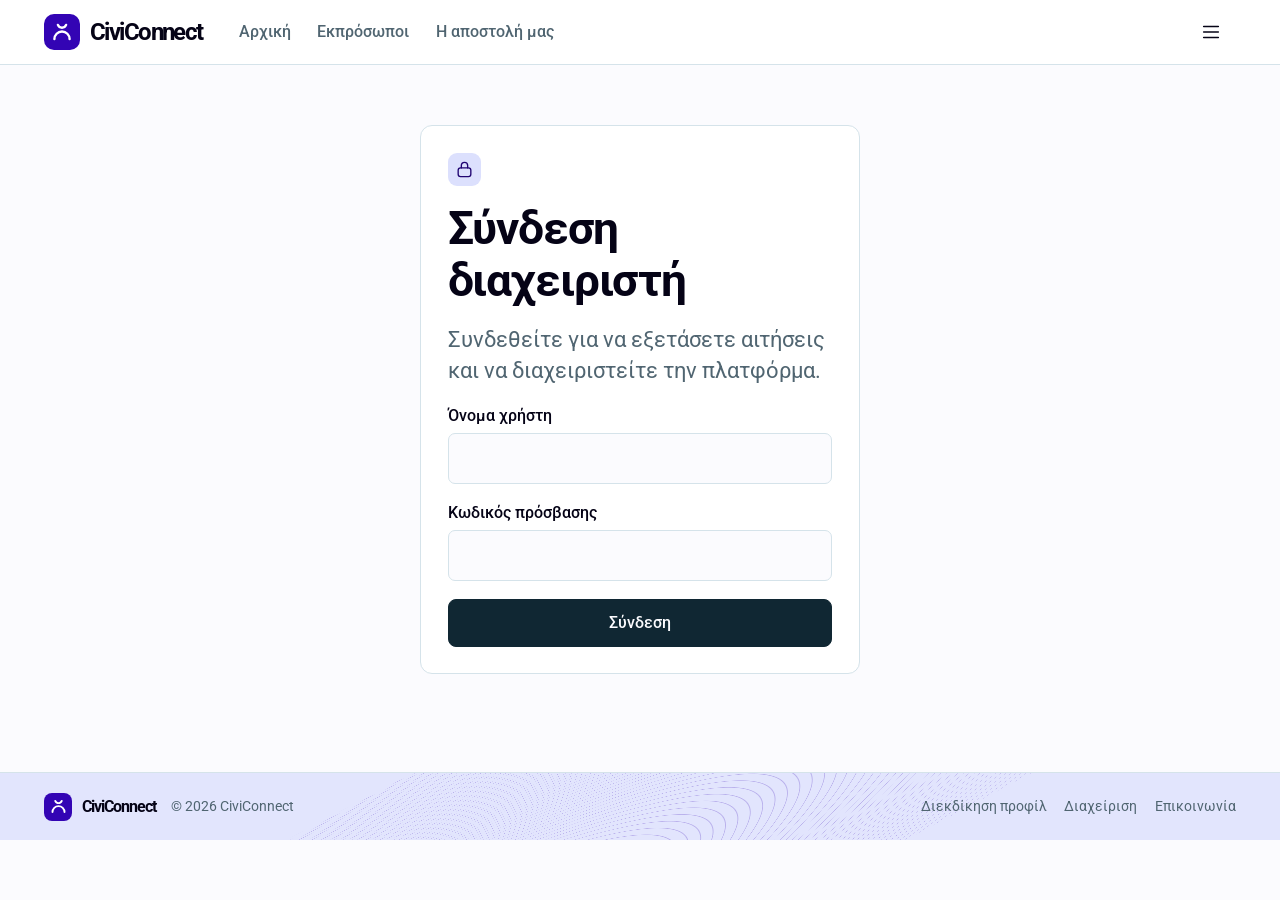
<file: static/admin-login.html>
<!doctype html>
<html lang="el">
<head>
  <meta charset="utf-8">
  <meta name="viewport" content="width=device-width, initial-scale=1">
  <meta name="color-scheme" content="light dark">
  <title>Σύνδεση διαχειριστή · CiviConnect</title>
  <link rel="icon" href="/static/assets/favicon.svg?v=brand-mark" type="image/svg+xml">
  <link rel="preconnect" href="https://fonts.googleapis.com">
  <link rel="preconnect" href="https://fonts.gstatic.com" crossorigin>
  <link rel="stylesheet" href="https://fonts.googleapis.com/css2?family=Roboto:wght@400;500;700&amp;display=swap">
  <link rel="stylesheet" href="/static/css/style.css?v=brand-mark">
  <script type="module" src="/static/js/admin.js?v=workspace-cleanup"></script>
</head>
<body data-role="admin">
  <a class="skip" href="#main">Μετάβαση στο περιεχόμενο</a>
  <header id="site-header"></header>
  <main id="main" class="wrap"><div class="login-wrap"><form id="login" class="panel form-stack"><span class="section-icon"><svg class="icon" aria-hidden="true"><use href="/static/assets/icons.svg#lock"/></svg></span><h1>Σύνδεση διαχειριστή</h1><p>Συνδεθείτε για να εξετάσετε αιτήσεις και να διαχειριστείτε την πλατφόρμα.</p><label>Όνομα χρήστη<input name="username" required maxlength="160" autocomplete="username"></label><label>Κωδικός πρόσβασης<input name="password" type="password" required maxlength="512" autocomplete="current-password"></label><button class="btn strong">Σύνδεση</button><p class="status" role="status"></p></form></div></main>
  <footer id="site-footer"></footer>
</body>
</html>
</file>
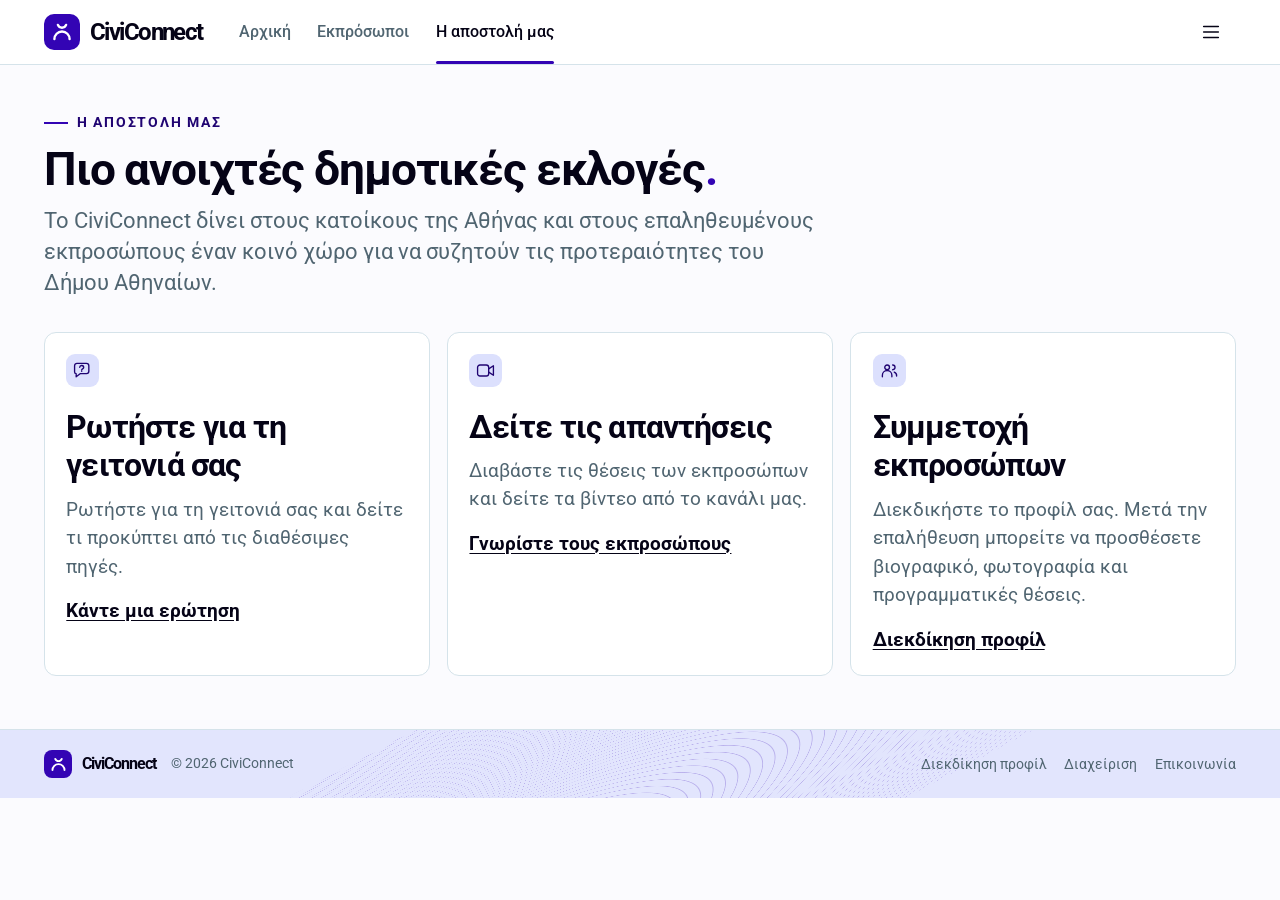
<file: static/mission.html>
<!doctype html>
<html lang="el">
<head>
  <meta charset="utf-8">
  <meta name="viewport" content="width=device-width, initial-scale=1">
  <meta name="color-scheme" content="light dark">
  <title>Η αποστολή μας · CiviConnect</title>
  <link rel="icon" href="/static/assets/favicon.svg?v=brand-mark" type="image/svg+xml">
  <link rel="preconnect" href="https://fonts.googleapis.com">
  <link rel="preconnect" href="https://fonts.gstatic.com" crossorigin>
  <link rel="stylesheet" href="https://fonts.googleapis.com/css2?family=Roboto:wght@400;500;700&amp;display=swap">
  <link rel="stylesheet" href="/static/css/style.css?v=brand-mark">
  <script type="module" src="/static/js/common.js?v=workspace-cleanup"></script>
</head>
<body>
  <a class="skip" href="#main">Μετάβαση στο περιεχόμενο</a>
  <header id="site-header"></header>
  <main id="main" class="wrap"><div class="intro"><div><div class="eyebrow"><span class="rule"></span>Η αποστολή μας</div><h1>Πιο ανοιχτές δημοτικές εκλογές<span class="period">.</span></h1><p>Το CiviConnect δίνει στους κατοίκους της Αθήνας και στους επαληθευμένους εκπροσώπους έναν κοινό χώρο για να συζητούν τις προτεραιότητες του Δήμου Αθηναίων.</p></div></div><section class="mission-grid"><article class="panel"><span class="section-icon"><svg class="icon" aria-hidden="true"><use href="/static/assets/icons.svg#question"/></svg></span><h2>Ρωτήστε για τη γειτονιά σας</h2><p>Ρωτήστε για τη γειτονιά σας και δείτε τι προκύπτει από τις διαθέσιμες πηγές.</p><a class="text-link" href="/#ask">Κάντε μια ερώτηση</a></article><article class="panel"><span class="section-icon"><svg class="icon" aria-hidden="true"><use href="/static/assets/icons.svg#video"/></svg></span><h2>Δείτε τις απαντήσεις</h2><p>Διαβάστε τις θέσεις των εκπροσώπων και δείτε τα βίντεο από το κανάλι μας.</p><a class="text-link" href="/politicians.html">Γνωρίστε τους εκπροσώπους</a></article><article class="panel"><span class="section-icon"><svg class="icon" aria-hidden="true"><use href="/static/assets/icons.svg#users"/></svg></span><h2>Συμμετοχή εκπροσώπων</h2><p>Διεκδικήστε το προφίλ σας. Μετά την επαλήθευση μπορείτε να προσθέσετε βιογραφικό, φωτογραφία και προγραμματικές θέσεις.</p><a class="text-link" href="/claim-profile.html">Διεκδίκηση προφίλ</a></article></section></main>
  <footer id="site-footer"></footer>
</body>
</html>
</file>
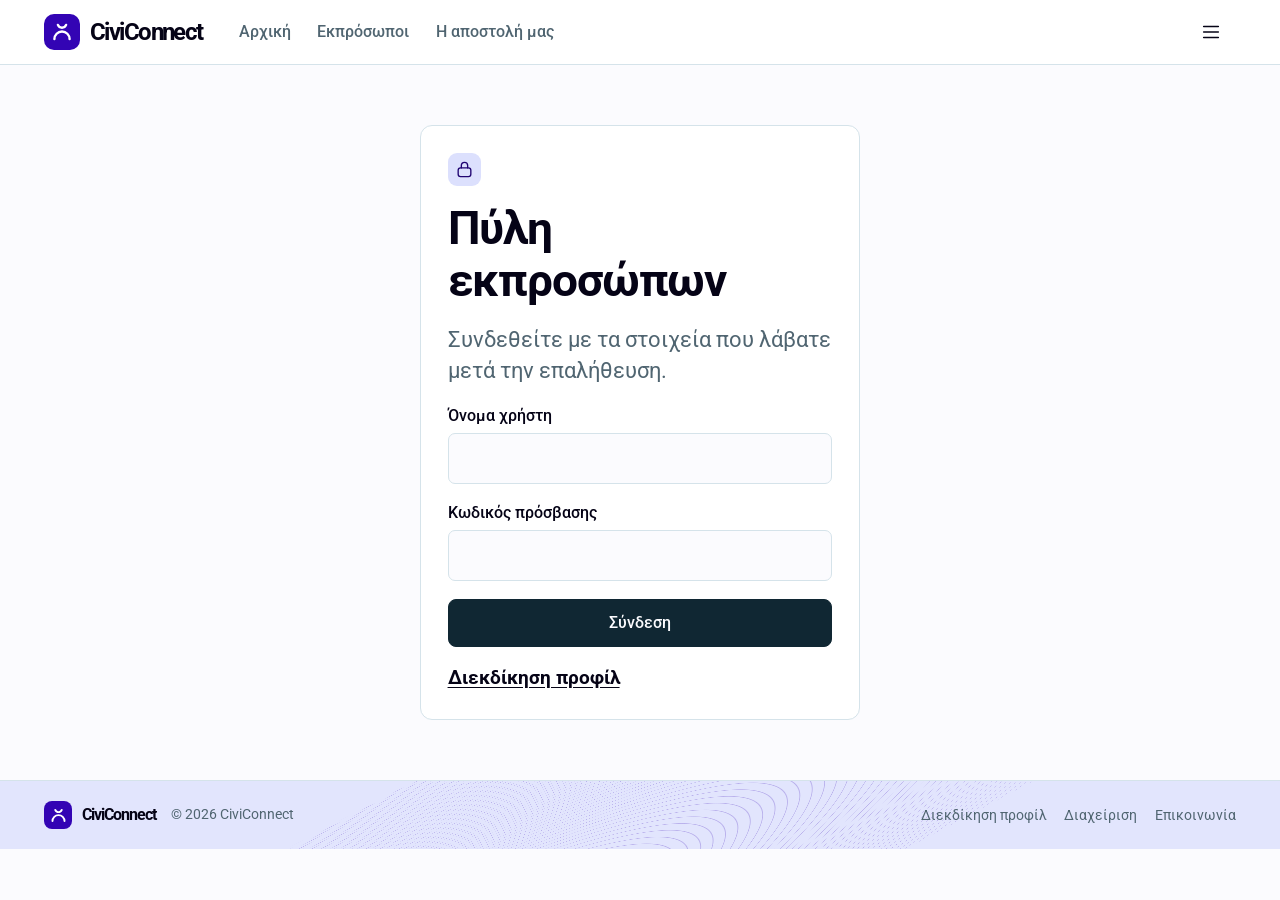
<file: static/politician-login.html>
<!doctype html>
<html lang="el">
<head>
  <meta charset="utf-8">
  <meta name="viewport" content="width=device-width, initial-scale=1">
  <meta name="color-scheme" content="light dark">
  <title>Πύλη εκπροσώπων · CiviConnect</title>
  <link rel="icon" href="/static/assets/favicon.svg?v=brand-mark" type="image/svg+xml">
  <link rel="preconnect" href="https://fonts.googleapis.com">
  <link rel="preconnect" href="https://fonts.gstatic.com" crossorigin>
  <link rel="stylesheet" href="https://fonts.googleapis.com/css2?family=Roboto:wght@400;500;700&amp;display=swap">
  <link rel="stylesheet" href="/static/css/style.css?v=brand-mark">
  <script type="module" src="/static/js/politician.js?v=workspace-cleanup"></script>
</head>
<body data-role="politician">
  <a class="skip" href="#main">Μετάβαση στο περιεχόμενο</a>
  <header id="site-header"></header>
  <main id="main" class="wrap"><div class="login-wrap"><form id="login" class="panel form-stack"><span class="section-icon"><svg class="icon" aria-hidden="true"><use href="/static/assets/icons.svg#lock"/></svg></span><h1>Πύλη εκπροσώπων</h1><p>Συνδεθείτε με τα στοιχεία που λάβατε μετά την επαλήθευση.</p><label>Όνομα χρήστη<input name="username" required maxlength="160" autocomplete="username"></label><label>Κωδικός πρόσβασης<input name="password" type="password" required maxlength="512" autocomplete="current-password"></label><button class="btn strong">Σύνδεση</button><p class="status" role="status"></p><a class="text-link" href="/claim-profile.html">Διεκδίκηση προφίλ</a></form></div></main>
  <footer id="site-footer"></footer>
</body>
</html>
</file>
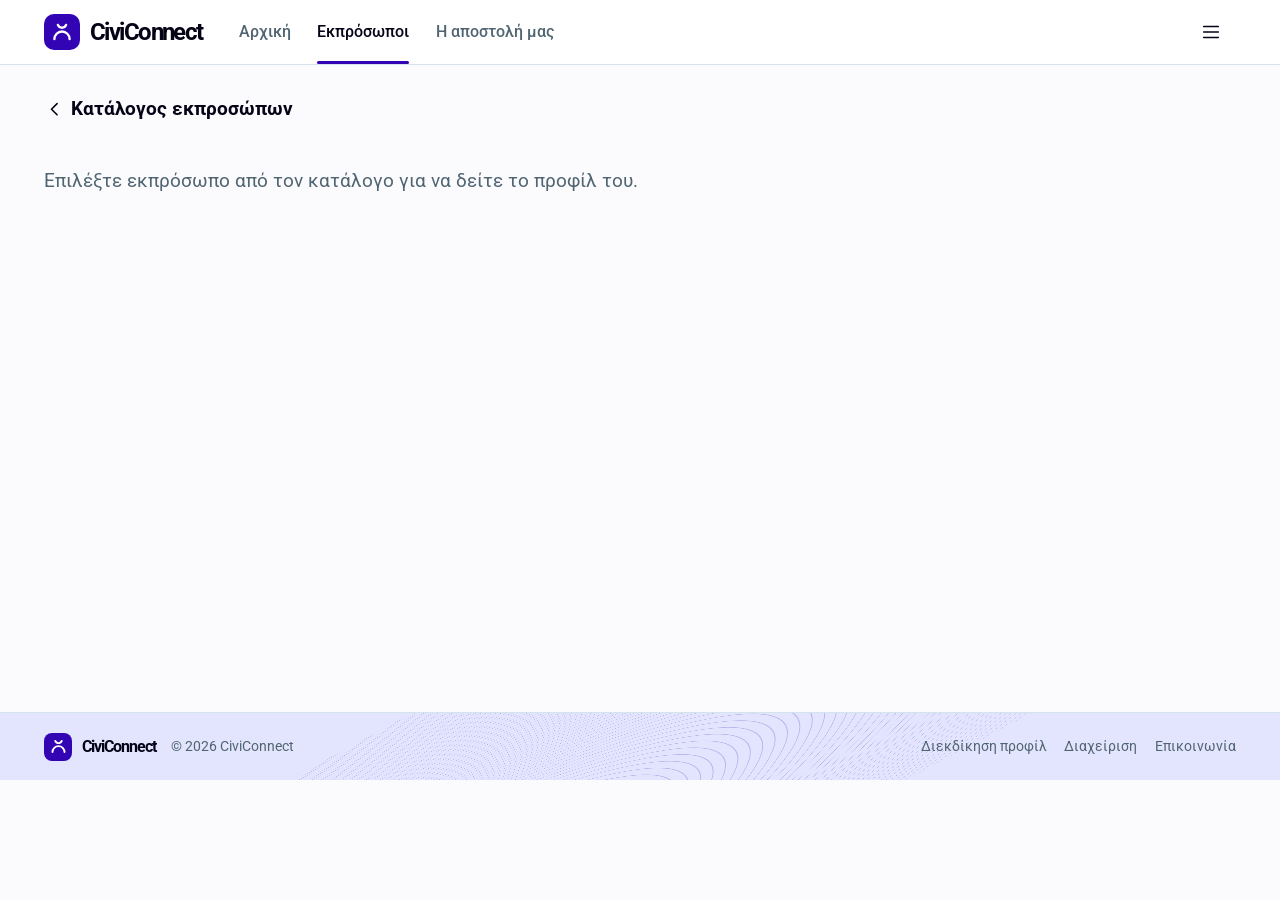
<file: static/profile.html>
<!doctype html>
<html lang="el">
<head>
  <meta charset="utf-8">
  <meta name="viewport" content="width=device-width, initial-scale=1">
  <meta name="color-scheme" content="light dark">
  <title>Προφίλ εκπροσώπου · CiviConnect</title>
  <link rel="icon" href="/static/assets/favicon.svg?v=brand-mark" type="image/svg+xml">
  <link rel="preconnect" href="https://fonts.googleapis.com">
  <link rel="preconnect" href="https://fonts.gstatic.com" crossorigin>
  <link rel="stylesheet" href="https://fonts.googleapis.com/css2?family=Roboto:wght@400;500;700&amp;display=swap">
  <link rel="stylesheet" href="/static/css/style.css?v=profile-social-labels">
  <script type="module" src="/static/js/profile.js?v=profile-networks"></script>
</head>
<body>
  <a class="skip" href="#main">Μετάβαση στο περιεχόμενο</a>
  <header id="site-header"></header>
  <main id="main" class="wrap"><div class="backline"><a href="/politicians.html"><svg class="icon" aria-hidden="true"><use href="/static/assets/icons.svg#left"/></svg> Κατάλογος εκπροσώπων</a></div><section id="profile"></section></main>
  <footer id="site-footer"></footer>
</body>
</html>
</file>
<file: static/css/style.css>
@import url("./theme.css?v=gov-typography");

:root {
  scroll-behavior: smooth
}

html,
body,
button,
input,
textarea,
select {
  font-family: var(--font-family-base)
}

* {
  box-sizing: border-box
}

body {
  margin: 0;
  color: var(--text);
  background: var(--background);
  font-size: var(--text-body);
  line-height: var(--line-body);
  font-weight: 400
}

input,
textarea,
select {
  font-size: var(--text-body);
  line-height: var(--line-body);
  font-weight: 400
}

button,
a,
input,
textarea,
select {
  touch-action: manipulation
}

button {
  cursor: pointer;
  color: inherit;
  font-size: inherit;
  line-height: inherit;
  font-weight: 500
}

button:disabled {
  cursor: default;
  opacity: .48
}

a {
  color: inherit
}

button,
a,
input,
textarea,
select {
  outline-offset: 4px
}

button:focus-visible,
a:focus-visible {
  outline: 3px solid var(--primary)
}

[hidden] {
  display: none !important
}

h1,
h2,
h3,
h4,
p {
  margin: 0
}

h1,
h2,
h3 {
  letter-spacing: -.025em
}

h1,
h2,
h3,
h4 {
  font-weight: 700
}

h1 {
  font-size: calc(var(--text-xl) * .95);
  line-height: var(--line-xl)
}

h2 {
  font-size: calc(var(--text-l) * .9);
  line-height: var(--line-l)
}

h3 {
  font-size: calc(var(--text-m) * .92);
  line-height: var(--line-m)
}

h4 {
  font-size: var(--text-s);
  line-height: var(--line-s)
}

small {
  font-size: var(--text-xs);
  line-height: var(--line-xs)
}

p {
  max-width: 65ch;
  overflow-wrap: anywhere
}

.period {
  color: var(--primary)
}

.wrap,
.nav-inner,
.footer-inner {
  width: min(calc(100% - 2 * clamp(1rem, 4vw, 2.75rem)), 75rem);
  margin-inline: auto
}

.icon {
  width: 1.18em;
  height: 1.18em;
  display: inline-block;
  flex: none;
  vertical-align: middle
}

.skip {
  position: fixed;
  z-index: 20;
  left: 1rem;
  top: -5rem;
  background: var(--paper);
  padding: .7rem
}

.skip:focus {
  top: 1rem
}

#site-header {
  border-bottom: 1px solid var(--line);
  background: var(--paper)
}

.nav-inner {
  display: flex;
  align-items: center;
  gap: 2.25rem;
  min-height: 64px;
  position: relative
}

.brand {
  display: inline-flex;
  align-items: center;
  gap: .62rem;
  text-decoration: none;
  font-size: var(--text-m);
  letter-spacing: -.065em;
  font-weight: 700;
  white-space: nowrap
}

.brandmark {
  background: var(--primary);
  color: #fff;
  display: grid;
  place-items: center;
  border-radius: 10px;
  width: 36px;
  height: 36px
}

.brandmark .icon {
  width: 24px;
  height: 24px
}

.desktop-nav {
  display: flex;
  gap: 1.65rem;
  align-self: stretch;
  align-items: stretch
}

.desktop-nav a {
  display: flex;
  align-items: center;
  text-decoration: none;
  font-size: var(--text-s);
  white-space: nowrap;
  font-weight: 500;
  color: var(--muted);
  position: relative
}

.desktop-nav a.active,
.desktop-nav a:hover {
  color: var(--text)
}

.desktop-nav a.active:after {
  content: "";
  position: absolute;
  bottom: 0;
  height: 3px;
  background: var(--primary);
  border-radius: 4px;
  left: 0;
  right: 0
}

.nav-actions {
  margin-left: auto;
  display: flex;
  align-items: center;
  gap: .65rem
}

.btn,
.circle,
.menu-link {
  display: inline-flex;
  align-items: center;
  justify-content: center;
  gap: .5rem;
  background: var(--paper);
  color: var(--text);
  border: 1px solid var(--line);
  border-radius: 8px;
  text-decoration: none;
  font-weight: 500;
  font-size: var(--text-s);
  line-height: var(--line-s)
}

.btn {
  padding: .72rem 1.05rem;
  min-height: 42px
}

.btn:hover,
.circle:hover {
  border-color: var(--primary);
  background: var(--tint)
}

.btn.strong {
  background: var(--ink);
  color: var(--background);
  border-color: var(--ink)
}

.btn.strong:hover {
  filter: brightness(1.19)
}

.btn.primary {
  background: var(--accent);
  border-color: var(--accent);
  color: #010b0f
}

.circle {
  width: 36px;
  height: 36px;
  padding: 0;
  border-radius: 50%
}

#menu {
  width: 50px;
  height: 50px;
  border-color: transparent
}

#menu .icon {
  width: 22px;
  height: 22px
}

.menu-pop {
  position: absolute;
  z-index: 10;
  right: 0;
  top: calc(100% + .5rem);
  background: var(--paper);
  border: 1px solid var(--line);
  padding: .45rem;
  box-shadow: 0 12px 30px #0002;
  border-radius: 10px;
  min-width: 210px
}

.menu-link {
  border: 0;
  justify-content: flex-start;
  display: flex;
  padding: .6rem .8rem;
  width: 100%
}

.menu-link:hover {
  background: var(--tint)
}

.intro {
  display: flex;
  align-items: center;
  justify-content: space-between;
  gap: 1.5rem;
  padding: 3rem 0 2.05rem
}

.intro h1 {
  margin: .7rem 0 .62rem
}

.intro p,
.mission-grid p,
.login-wrap p {
  color: var(--muted)
}

.intro p,
.login-wrap p {
  font-size: calc(var(--text-lead) * .92);
  line-height: var(--line-lead)
}

.eyebrow {
  display: flex;
  align-items: center;
  gap: .55rem;
  font-size: var(--text-xs);
  line-height: var(--line-xs);
  font-weight: 700;
  text-transform: uppercase;
  letter-spacing: .125em;
  color: var(--eyebrow)
}

.rule {
  width: 24px;
  height: 2px;
  background: var(--primary)
}

.section-head,
.heading-group,
.carousel-nav,
.dialog-head,
.actions,
.directory-tools,
.person-line,
.tabs,
.backline a {
  display: flex;
  align-items: center
}

.section-head {
  justify-content: space-between;
  margin: 0 0 .92rem;
  gap: .75rem
}

.heading-group {
  gap: .65rem
}

.section-icon {
  background: var(--tint);
  color: var(--eyebrow);
  display: inline-grid;
  place-items: center;
  border-radius: 9px;
  width: 33px;
  height: 33px
}

.section-icon .icon {
  width: 19px;
  height: 19px
}

.carousel-nav {
  gap: .45rem
}

.carousel-nav span {
  font-size: var(--text-xs);
  color: var(--muted);
  font-variant-numeric: tabular-nums;
  margin-right: .4rem
}

.stage {
  position: relative;
  isolation: isolate;
  overflow: hidden;
  border-radius: 13px;
  background: #10212b;
  color: #fff;
  height: clamp(380px, 56vh, 520px);
  min-width: 0
}

.stage-photo,
.stage-player {
  position: absolute;
  inset: 0;
  width: 100%;
  height: 100%
}

.stage-photo {
  object-fit: cover;
  z-index: -2
}

.play-main {
  position: absolute;
  left: 50%;
  top: 40%;
  transform: translate(-50%, -50%);
  width: 66px;
  height: 66px;
  display: grid;
  place-items: center;
  background: #ffffff29;
  backdrop-filter: blur(8px);
  border: 1.5px solid #ffffffe0;
  color: white;
  border-radius: 50%;
  transition: background .18s
}

.play-main:hover {
  background: #ffffff60
}

.play-main .icon {
  margin-left: 3px;
  width: 29px;
  height: 29px
}

.person-line {
  gap: .65rem;
  text-decoration: none;
  width: fit-content
}

.person-line img,
.avatar {
  object-fit: cover;
  border-radius: 50%
}

.person-line img {
  width: 38px;
  height: 38px;
  border: 1px solid #ffffff70
}

.person-line strong {
  display: block;
  font-size: var(--text-s)
}

.person-line small {
  display: block;
  font-size: var(--text-xs);
  color: #e0eaf0
}

.verified {
  color: var(--primary);
  width: 1em;
  height: 1em;
  vertical-align: -.12em
}

.stage-player {
  display: grid;
  place-items: center
}

.stage-player iframe {
  width: 100%;
  height: 100%;
  border: 0
}

.stop {
  position: absolute;
  top: 10px;
  right: 10px;
  z-index: 2;
  background: #10212b;
  color: white;
  border-color: #fff5
}

#site-footer::before {
  content: "";
  position: absolute;
  z-index: -1;
  inset: -150% -8% -180%;
  pointer-events: none;
  background: repeating-radial-gradient(ellipse at 5% 64%, transparent 0 12px, color-mix(in srgb, var(--primary) 23%, transparent) 13px, transparent 14px);
  transform: rotate(-28deg);
  mask-image: linear-gradient(90deg, transparent, #000 26%, #000 65%, transparent)
}

.panel,
.notice,
.record,
.candidate-card {
  background: var(--paper);
  border: 1px solid var(--line);
  border-radius: 12px
}

.panel,
.notice,
.record {
  padding: clamp(.92rem, 1.84vw, 1.33rem)
}

.form-stack,
.field-stack,
#detail-fields {
  display: grid;
  gap: 1.08rem
}

label,
legend {
  font-size: var(--text-s);
  font-weight: 500
}

label {
  display: block
}

label small,
.optional {
  font-weight: 400;
  color: var(--muted);
  font-size: var(--text-xs)
}

.optional {
  margin-left: .25rem
}

label small {
  display: block;
  margin-top: .3rem
}

input:not([type=radio]),
textarea,
select {
  width: 100%;
  background: var(--background);
  color: var(--text);
  border: 1px solid var(--line);
  border-radius: 7px;
  padding: .65rem .8rem;
  margin-top: .3rem;
  min-height: 42px
}

textarea {
  resize: vertical
}

input:focus,
textarea:focus,
select:focus {
  outline: 2px solid var(--primary);
  outline-offset: 1px
}

fieldset {
  min-width: 0;
  border: 0;
  padding: 0;
  margin: 0
}

legend {
  padding: 0;
  margin: 0 0 .4rem
}

select {
  appearance: none;
  background-image: url("data:image/svg+xml,%3Csvg xmlns='http://www.w3.org/2000/svg' width='16' height='16' fill='none' stroke='%23617786' stroke-width='2'%3E%3Cpath d='m3 6 5 5 5-5'/%3E%3C/svg%3E");
  background-repeat: no-repeat;
  background-position: right .8rem center;
  padding-right: 2.3rem
}

.actions,
.tabs {
  display: flex;
  gap: .5rem;
  flex-wrap: wrap
}

.tabs button {
  display: block;
  border: 1px solid var(--line);
  border-radius: 7px;
  padding: .44rem .82rem;
  background: var(--paper);
  font-size: var(--text-s);
  font-weight: 500
}

.tabs button.active {
  background: var(--tint);
  border-color: var(--primary)
}

.status {
  font-size: var(--text-s);
  font-weight: 500;
  color: var(--eyebrow);
  overflow-wrap: anywhere
}

.status:empty {
  display: none
}

.status.error,
.error {
  color: light-dark(#a32e26, #ffa79d)
}

.wide-form {
  max-width: 43rem;
  margin-inline: auto
}

.two-col,
.mission-grid,
.candidate-grid {
  display: grid;
  gap: 1.1rem
}

.two-col {
  grid-template-columns: 1fr 1fr
}

.directory-tools {
  justify-content: space-between;
  margin-bottom: 1.2rem;
  gap: 1rem;
  color: var(--muted);
  font-size: var(--text-s)
}

.search {
  display: flex;
  align-items: center;
  gap: .5rem;
  border: 1px solid var(--line);
  border-radius: 7px;
  padding: 0 .8rem;
  background: var(--paper);
  max-width: 420px;
  width: 100%
}

.search input {
  border: 0;
  background: transparent;
  margin: 0;
  padding: .6rem 0
}

.candidate-grid {
  grid-template-columns: repeat(auto-fill, minmax(min(100%, 14rem), 1fr))
}

.candidate-card {
  padding: clamp(.78rem, 1.75vw, 1.15rem);
  display: flex;
  flex-direction: column;
  align-items: flex-start;
  gap: .4rem;
  overflow-wrap: anywhere
}

.candidate-card .avatar {
  width: 2.75rem;
  height: 2.75rem;
  margin-bottom: .25rem
}

.candidate-card h2 {
  font-size: calc(var(--text-m) * .92);
  line-height: var(--line-m)
}

.candidate-card p,
.record small,
.empty {
  color: var(--muted)
}

.candidate-card .btn {
  margin-top: auto
}

.text-link,
.backline a {
  font-weight: 700;
  text-underline-offset: 3px
}

.backline {
  padding: 1.85rem 0 1.37rem
}

.backline a {
  width: fit-content;
  text-decoration: none;
  gap: .3rem
}

.profile-hero {
  display: flex;
  gap: clamp(.85rem, 3vw, 1.6rem);
  align-items: center;
  margin-bottom: 1.46rem
}

.profile-details {
  min-width: 0;
  overflow-wrap: anywhere
}

.profile-portrait {
  display: grid;
  flex: 0 0 auto;
  justify-items: center;
  gap: .5rem;
  max-width: 50%;
  margin-inline-start: auto
}

.profile-portrait .avatar {
  width: clamp(4.5rem, 10vw, 7rem);
  max-width: 100%;
  aspect-ratio: 1;
  height: auto
}

.profile-claim {
  min-height: 36px;
  padding: .3rem .45rem;
  font-size: var(--text-xs);
  line-height: var(--line-xs);
  text-align: center;
  border-color: transparent;
  background: color-mix(in srgb, var(--primary) 14%, var(--paper));
  color: var(--eyebrow)
}

.profile-claim:hover {
  background: color-mix(in srgb, var(--primary) 22%, var(--paper))
}

.profile-hero h1 {
  overflow-wrap: anywhere;
  margin: .45rem 0
}

.profile-hero p {
  font-size: calc(var(--text-body) * .95)
}

.profile-info {
  display: grid;
  grid-template-columns: 1fr 1fr;
  gap: 1rem
}

.profile-info p,
.profile-info ul {
  margin-top: .75rem
}

.profile-info ul {
  padding-left: 1.2rem
}

.profile-info li+li {
  margin: .55rem 0
}

.news-links { list-style: none; margin: .5rem 0 0; padding: 0; font-size: var(--text-s); }
.news-links li + li { margin-top: .45rem; }
.news-links small { display: block; color: var(--muted); }
.profile-news { margin-block: 1rem; }
.profile-news-status { margin: .55rem 0 0; color: var(--muted); font-size: var(--text-s); }
.profile-news .news-links { overflow-wrap: anywhere; }
.profile-news .news-links li + li { padding-top: .65rem; border-top: 1px solid var(--line); }

.socials {
  display: flex;
  gap: .8rem;
  flex-wrap: wrap;
  margin-top: 1rem
}

.profile-social {
  padding: .35rem .65rem;
  min-height: 36px;
}

.mission-grid {
  grid-template-columns: repeat(3, 1fr)
}

.mission-grid h2 {
  margin: 1.2rem 0 .65rem
}

.mission-grid a {
  display: inline-block;
  margin-top: 1rem
}

.notice {
  margin: 1.2rem 0;
  background: var(--tint)
}

.notice p {
  margin-top: .4rem
}

.login-wrap {
  max-width: 440px;
  margin: clamp(1.5rem, 5vw, 3.75rem) auto
}

.login-wrap form {
  padding: clamp(.92rem, 3.68vw, 1.66rem)
}

.tabs {
  border-bottom: 1px solid var(--line);
  padding-bottom: 1rem;
  margin-bottom: 1.2rem
}

.record {
  margin: 1rem 0
}

.record h3 {
  margin: .45rem 0
}

.record p {
  white-space: pre-wrap;
  margin: .6rem 0
}

.record .actions,
.record .form-stack {
  margin-top: .85rem
}

.record img.avatar {
  width: 46px;
  height: 46px
}

.record ul {
  padding-left: 1.4rem
}

.danger {
  color: light-dark(#9a3023, #ffb2a5)
}

#workspace h2 {
  margin: 1.25rem 0
}

.empty {
  padding: 1.4rem 0
}

.credentials {
  padding: 1rem;
  background: var(--tint);
  border: 1px solid var(--primary);
  border-radius: 8px
}

.credentials pre {
  white-space: pre-wrap;
  overflow-wrap: anywhere
}

#site-footer {
  position: relative;
  isolation: isolate;
  overflow: hidden;
  background: color-mix(in srgb, var(--secondary) 18%, var(--background));
  border-top: 1px solid var(--line);
  margin-top: 3.3rem
}

.footer-inner {
  display: flex;
  flex-wrap: wrap;
  align-items: center;
  gap: .65rem 1rem;
  padding: clamp(.83rem, 1.84vw, 1.24rem) 0
}

.footer-inner .brand {
  font-size: var(--text-s)
}

.footer-inner .brandmark {
  width: 28px;
  height: 28px;
  border-radius: 8px
}

.footer-inner .brandmark .icon {
  width: 19px;
  height: 19px
}

.footer-links {
  margin-left: auto;
  display: flex;
  flex-wrap: wrap;
  gap: 1.1rem
}

.footer-links button,
.footer-links a {
  color: var(--muted);
  padding: 0;
  border: none;
  background: none;
  text-decoration: none;
  font-weight: 400;
  font-size: var(--text-xs)
}

.footer-inner small {
  color: var(--muted);
  font-size: var(--text-xs)
}

dialog {
  border: 1px solid var(--line);
  border-radius: 14px;
  max-width: min(540px, 94vw);
  width: 100%;
  background: var(--paper);
  color: var(--text);
  padding: 1.5rem;
  max-height: 85dvh
}

dialog::backdrop {
  background: #040d12c2;
  backdrop-filter: blur(3px)
}

.dialog-head {
  justify-content: space-between;
  gap: 1rem;
  margin-bottom: 1rem
}

.dialog-head h2 {
  font-size: var(--text-m);
  line-height: var(--line-m)
}

main {
  min-height: 66vh
}

@media(max-width:1050px) {
  .nav-inner {
    gap: 1.4rem
  }

  .desktop-nav {
    gap: 1rem
  }

}

@media(max-width:800px) {
  .desktop-nav {
    display: none
  }

  .nav-inner {
    min-height: 65px
  }

  .intro {
    padding: 2.05rem 0 1.52rem
  }

  .stage {
    height: clamp(380px, 56vh, 520px)
  }

  .mission-grid {
    grid-template-columns: 1fr
  }

  .profile-info {
    grid-template-columns: 1fr
  }
}

@media(max-width:560px) {

  .nav-inner {
    gap: .5rem
  }

  .nav-actions {
    gap: .17rem
  }

  .brandmark {
    width: 32px;
    height: 32px
  }

  .intro {
    align-items: flex-start;
    flex-direction: column;
    gap: .9rem
  }

  .heading-group {
    gap: .4rem
  }

  .section-icon {
    width: 28px;
    height: 28px
  }

  .carousel-nav {
    gap: .25rem
  }

  .carousel-nav .circle {
    width: 29px;
    height: 29px
  }

  .carousel-nav span {
    margin-right: .1rem
  }

  .stage {
    height: 380px
  }

  .play-main {
    width: 55px;
    height: 55px
  }

  .two-col {
    grid-template-columns: 1fr
  }

  .panel,
  .record {
    padding: .96rem
  }

  .directory-tools {
    flex-wrap: wrap
  }

  .profile-hero {
    align-items: flex-start;
    gap: 1rem
  }

  .footer-links {
    width: 100%;
    margin-left: 0
  }

  .tabs {
    gap: .35rem
  }

  .intro h1 {
    margin-top: .55rem
  }
}

@media(prefers-reduced-motion:reduce) {
  :root {
    scroll-behavior: auto
  }

  * {
    transition: none !important
  }
}

.carousel-nav span {
  white-space: nowrap
}

@media (max-width: 370px) {
  .section-head .section-icon {
    display: none
  }

}

.initials {
  display: inline-grid;
  place-items: center;
  flex-shrink: 0;
  width: 3rem;
  height: 3rem;
  background: var(--tint);
  color: var(--text);
  font-weight: 700;
}
.profile-hero .initials { font-size: var(--text-m); }

#party-filter { width: 21rem; min-width: 0; margin-top: 0; }
.directory-tools { flex-wrap: wrap; gap: .65rem; }
.directory-tools .search { flex: 1 1 16rem; }
.directory-refine {
  display: flex;
  align-items: center;
  gap: .65rem;
  min-width: 0;
  max-width: 100%;
  margin-inline-start: auto;
}
#result-count { white-space: nowrap; }
#workspace .record { overflow-wrap: anywhere; }
#workspace .record .person-line { max-width: 100%; }
.form-stack input[type="file"] { min-width: 0; max-width: 100%; }

@media (max-width: 560px) {
  .directory-tools .search { max-width: none; }
  .directory-refine { width: 100%; justify-content: space-between; }
  .tabs button { min-height: 40px; }
  .two-col > *, .profile-info > * { min-width: 0; }
}
</file>
